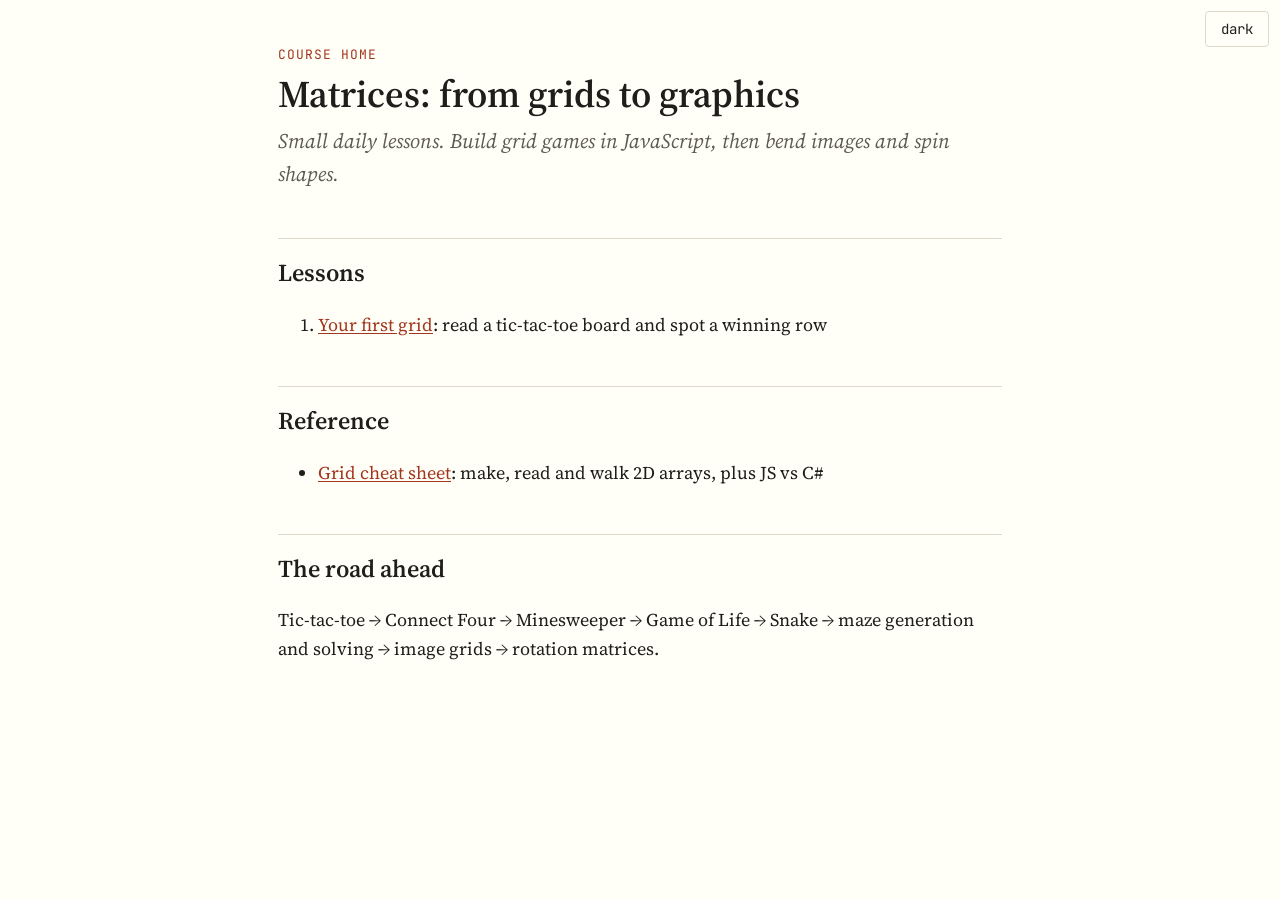
<file: index.html>
<!doctype html>
<html lang="en">
<head>
<meta charset="utf-8">
<meta name="viewport" content="width=device-width, initial-scale=1">
<title>Grids to Graphics</title>
<link rel="stylesheet" href="assets/course.css">
<script src="assets/theme.js"></script>
</head>
<body>
<main>
<p class="kicker">Course home</p>
<h1>Matrices: from grids to graphics</h1>
<p class="subtitle">Small daily lessons. Build grid games in JavaScript, then bend images and spin shapes.</p>

<h2>Lessons</h2>
<ol>
  <li><a href="lessons/0001-your-first-grid.html">Your first grid</a>: read a tic-tac-toe board and spot a winning row</li>
</ol>

<h2>Reference</h2>
<ul>
  <li><a href="reference/grids.html">Grid cheat sheet</a>: make, read and walk 2D arrays, plus JS vs C#</li>
</ul>

<h2>The road ahead</h2>
<p>Tic-tac-toe → Connect Four → Minesweeper → Game of Life → Snake → maze generation and solving → image grids → rotation matrices.</p>
</main>
</body>
</html>
</file>
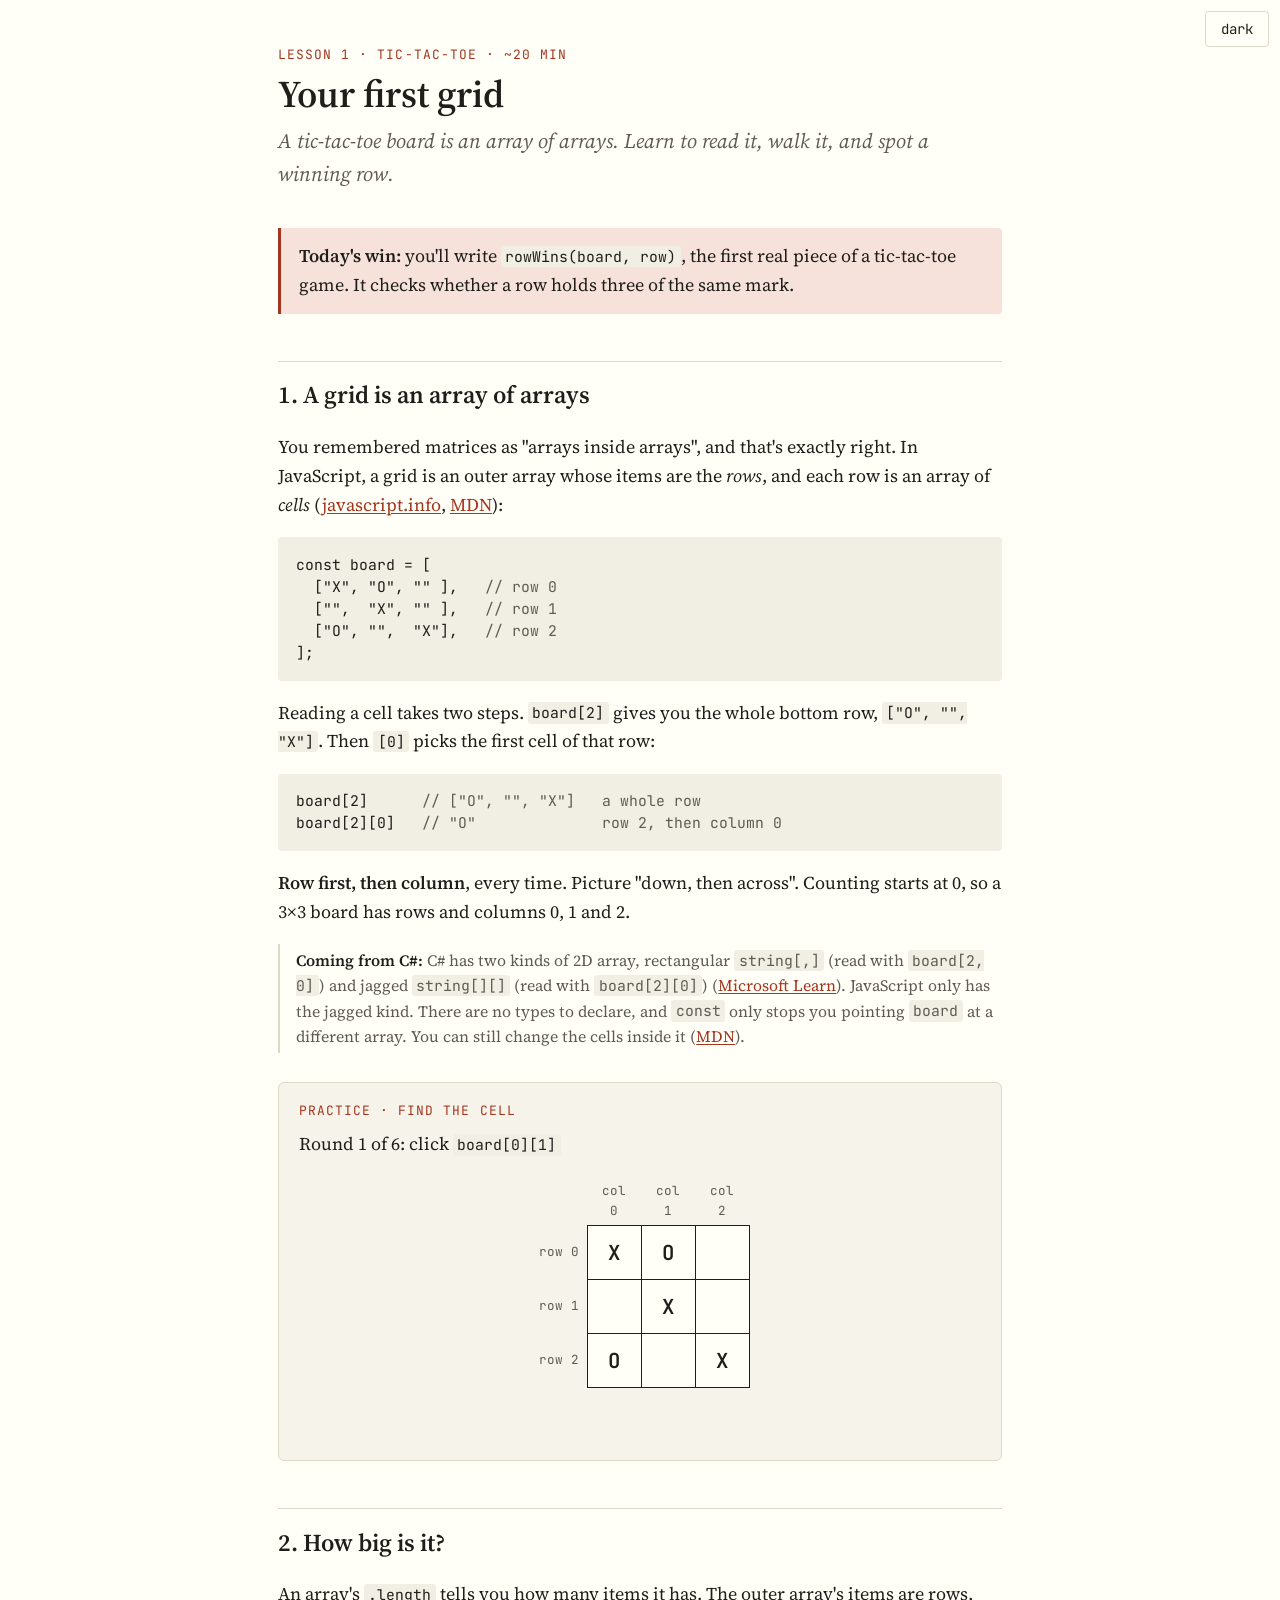
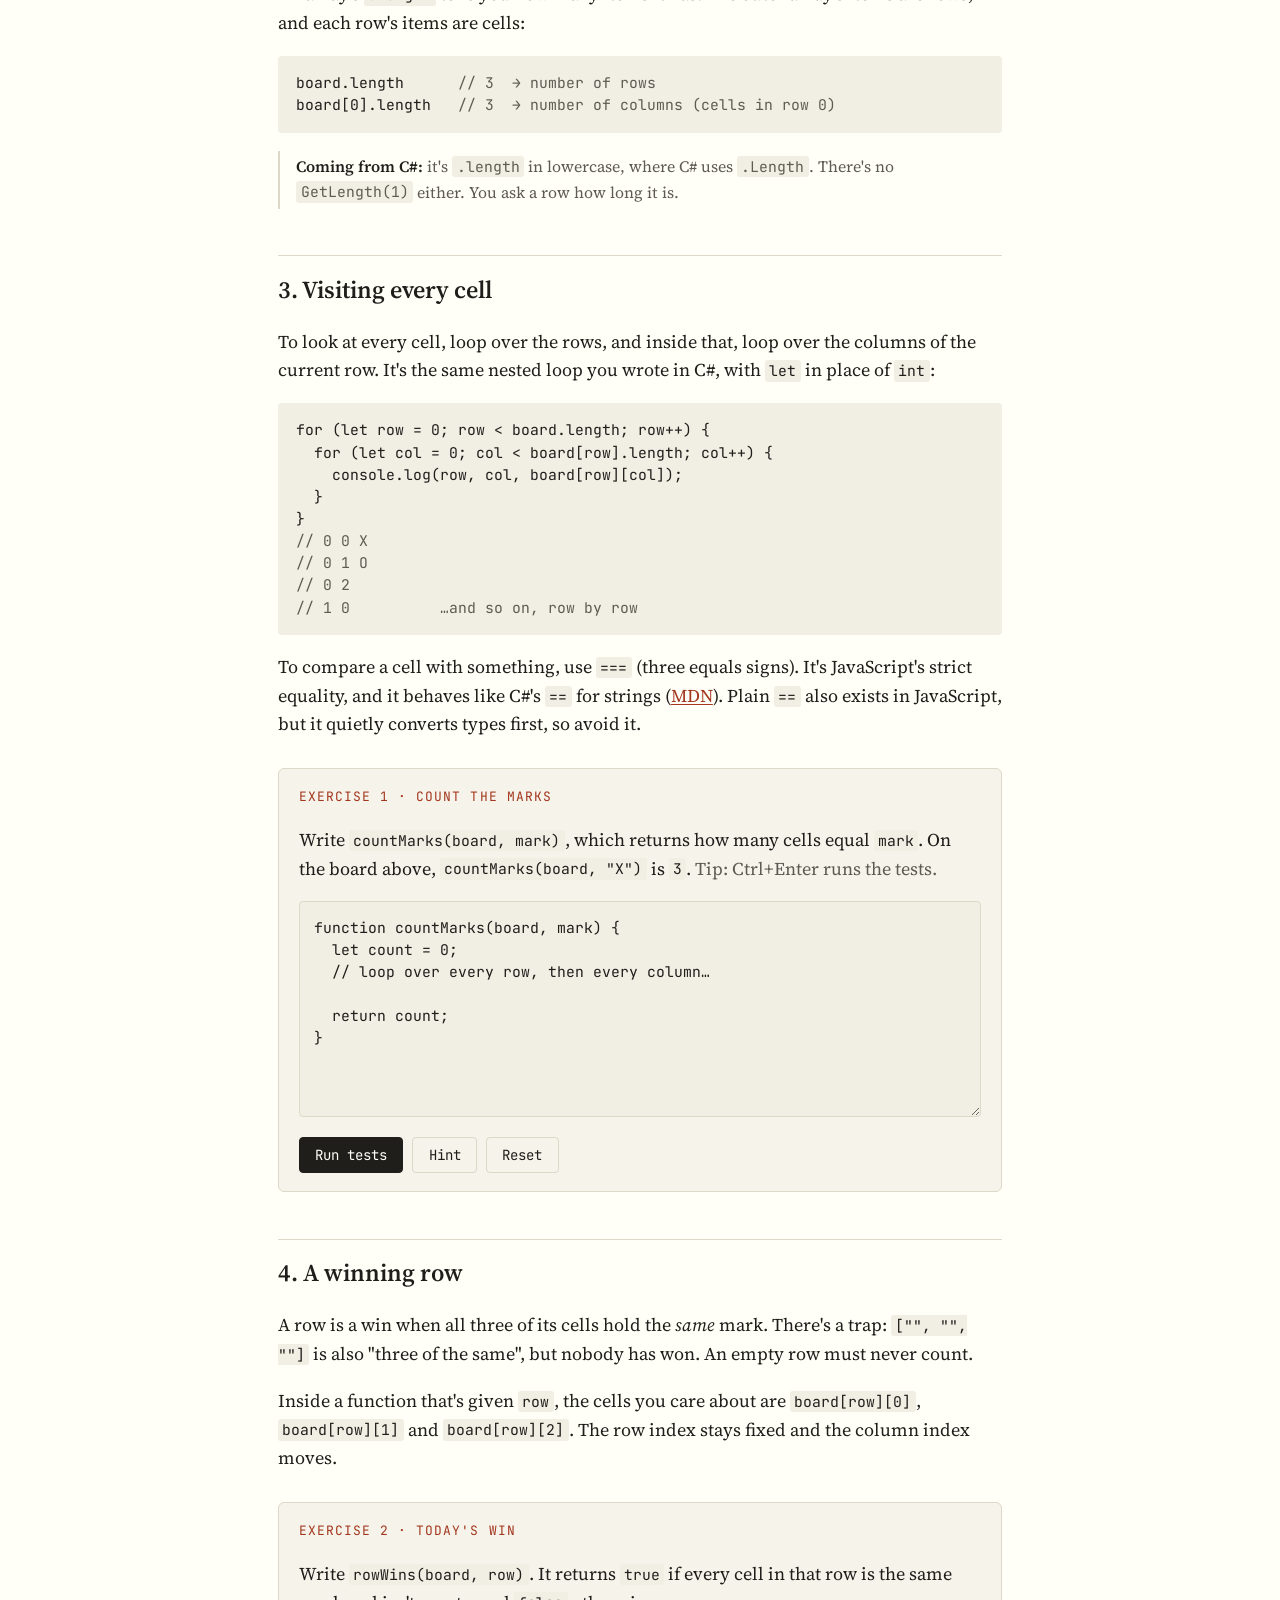
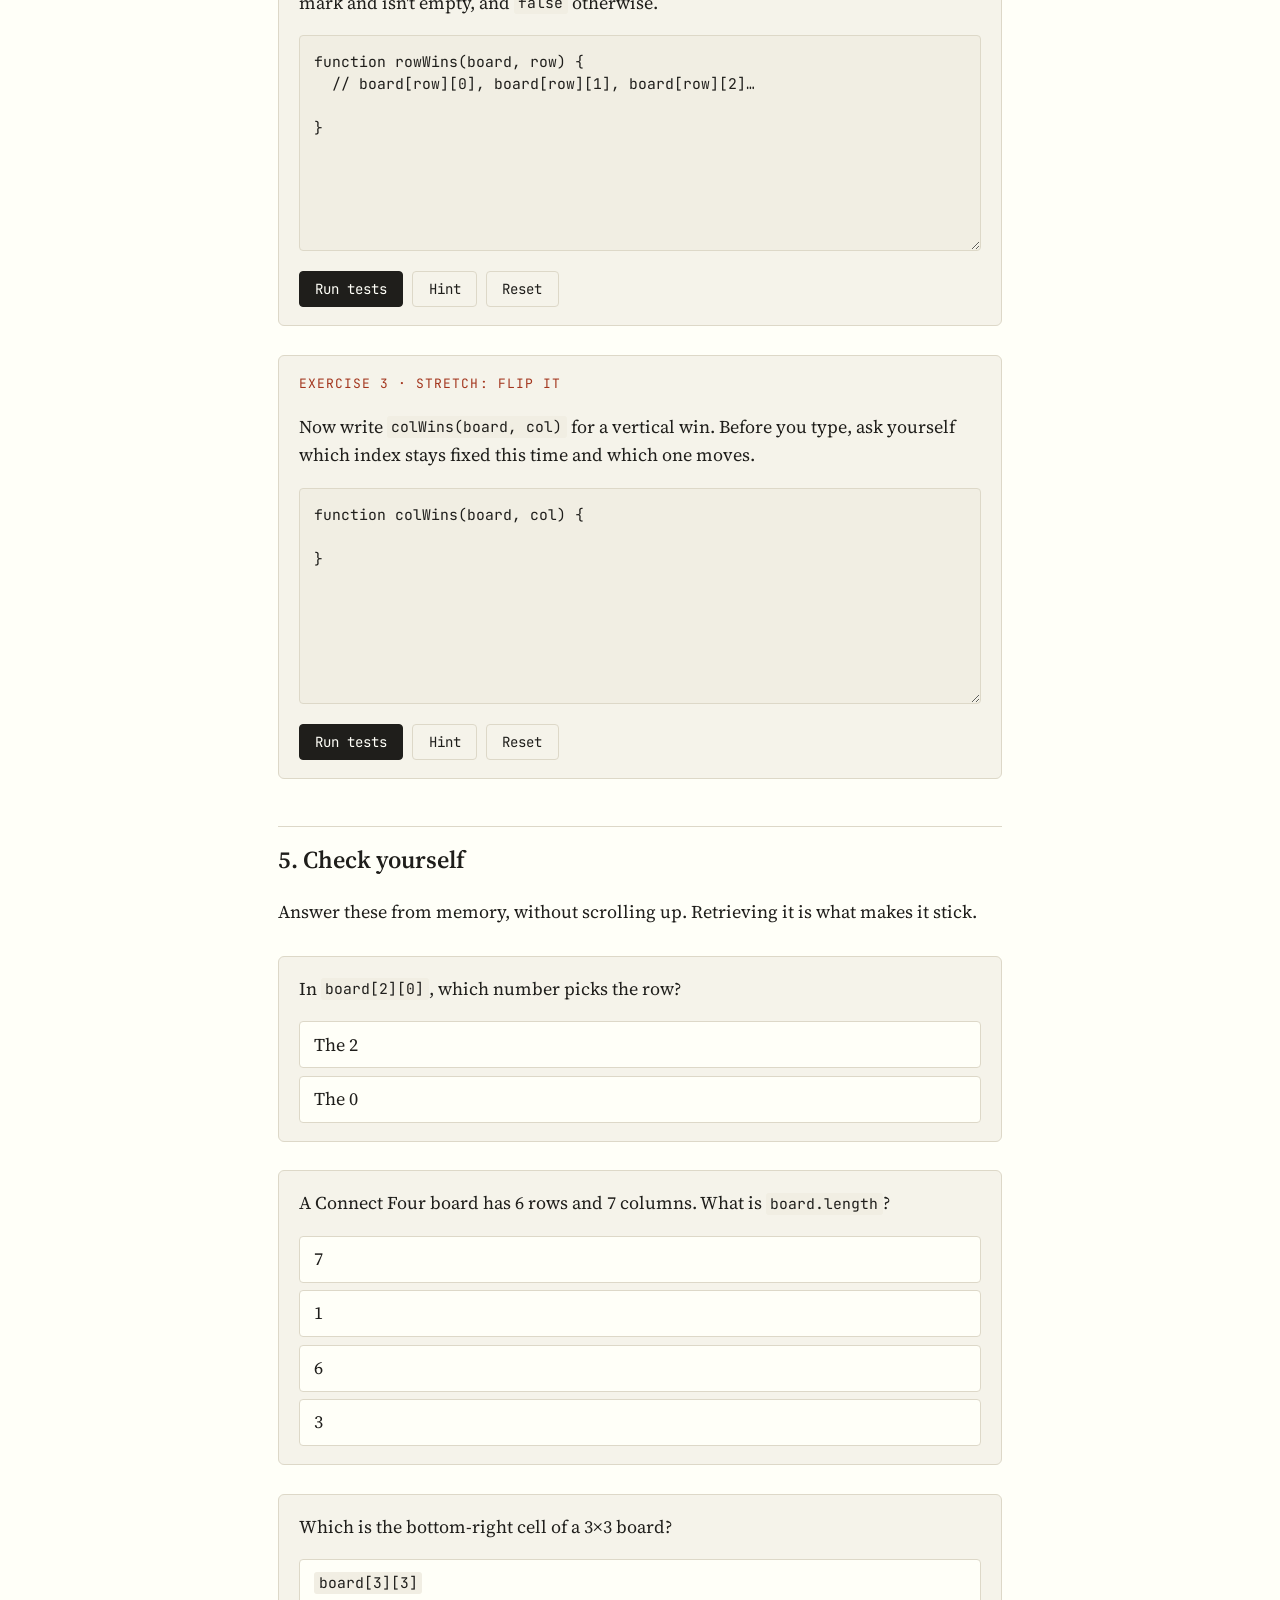
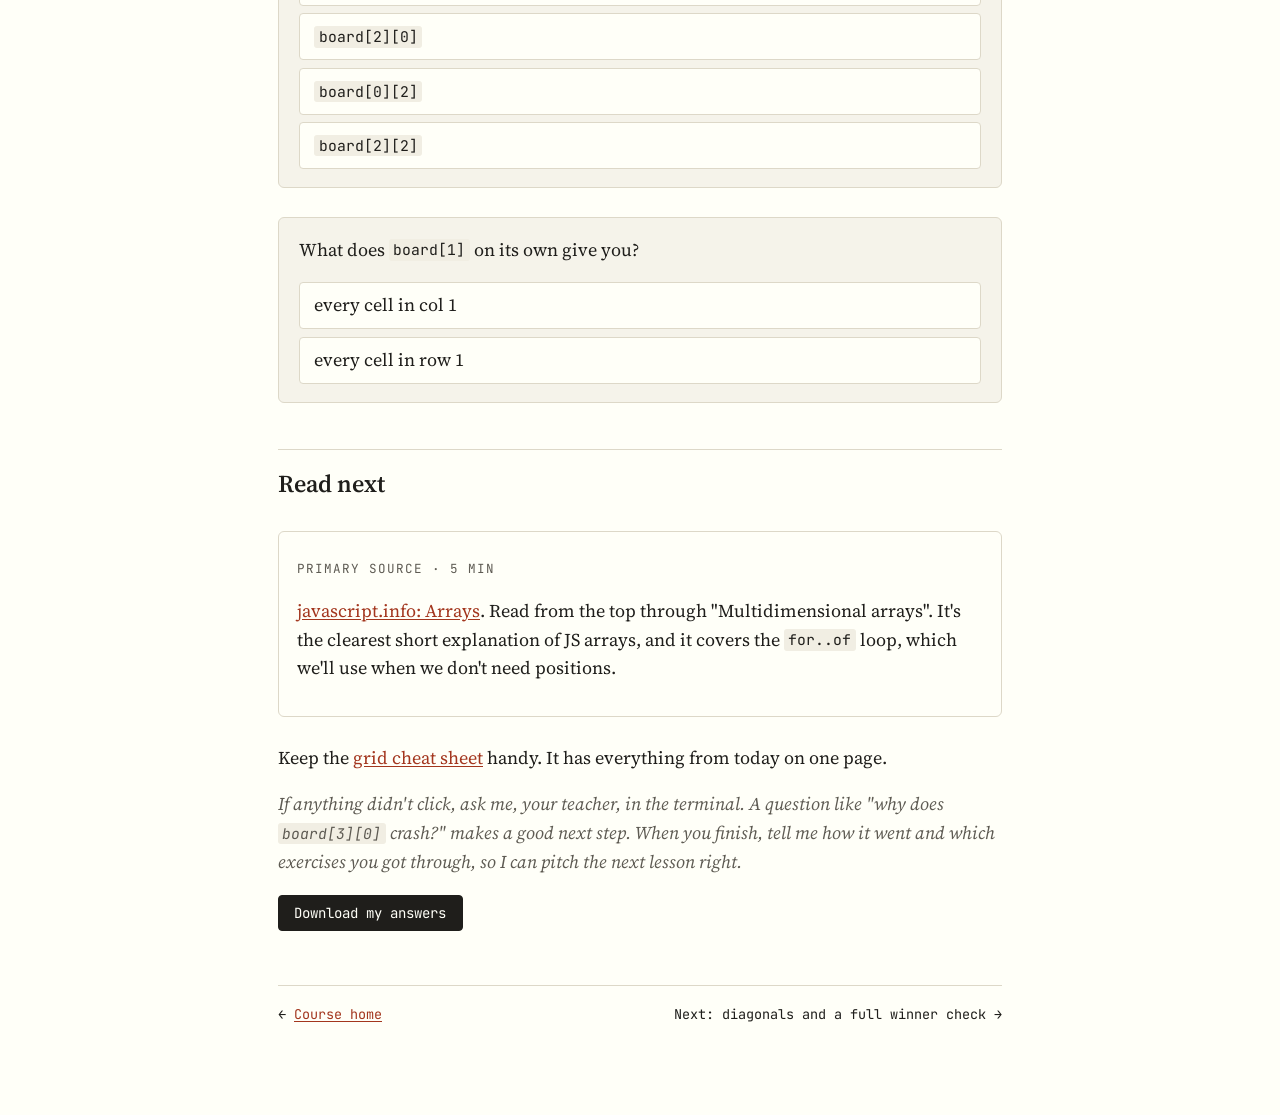
<file: lessons/0001-your-first-grid.html>
<!doctype html>
<html lang="en">
<head>
<meta charset="utf-8">
<meta name="viewport" content="width=device-width, initial-scale=1">
<title>Your First Grid</title>
<link rel="stylesheet" href="../assets/course.css">
<script src="../assets/theme.js"></script>
<script src="../assets/grid-view.js"></script>
<script src="../assets/quiz.js"></script>
<script src="../assets/code-exercise.js"></script>
</head>
<body>
<main>

<p class="kicker">Lesson 1 · Tic-tac-toe · ~20 min</p>
<h1>Your first grid</h1>
<p class="subtitle">A tic-tac-toe board is an array of arrays. Learn to read it, walk it, and spot a winning row.</p>

<div class="goal"><p><strong>Today's win:</strong> you'll write <code>rowWins(board, row)</code>, the first real piece of a tic-tac-toe game. It checks whether a row holds three of the same mark.</p></div>

<h2>1. A grid is an array of arrays</h2>

<p>You remembered matrices as "arrays inside arrays", and that's exactly right. In JavaScript, a grid is an outer array whose items are the <em>rows</em>, and each row is an array of <em>cells</em> (<a href="https://javascript.info/array#multidimensional-arrays">javascript.info</a>, <a href="https://developer.mozilla.org/en-US/docs/Web/JavaScript/Reference/Global_Objects/Array#creating_a_two-dimensional_array">MDN</a>):</p>

<pre><code>const board = [
  ["X", "O", "" ],   <span class="cmt">// row 0</span>
  ["",  "X", "" ],   <span class="cmt">// row 1</span>
  ["O", "",  "X"],   <span class="cmt">// row 2</span>
];</code></pre>

<p>Reading a cell takes two steps. <code>board[2]</code> gives you the whole bottom row, <code>["O", "", "X"]</code>. Then <code>[0]</code> picks the first cell of that row:</p>

<pre><code>board[2]      <span class="cmt">// ["O", "", "X"]   a whole row</span>
board[2][0]   <span class="cmt">// "O"              row 2, then column 0</span></code></pre>

<p><strong>Row first, then column</strong>, every time. Picture "down, then across". Counting starts at 0, so a 3×3 board has rows and columns 0, 1 and 2.</p>

<div class="aside"><b>Coming from C#:</b> C# has two kinds of 2D array, rectangular <code>string[,]</code> (read with <code>board[2, 0]</code>) and jagged <code>string[][]</code> (read with <code>board[2][0]</code>) (<a href="https://learn.microsoft.com/en-us/dotnet/csharp/language-reference/builtin-types/arrays#jagged-arrays">Microsoft Learn</a>). JavaScript only has the jagged kind. There are no types to declare, and <code>const</code> only stops you pointing <code>board</code> at a different array. You can still change the cells inside it (<a href="https://developer.mozilla.org/en-US/docs/Web/JavaScript/Reference/Statements/const">MDN</a>).</div>

<div class="panel" id="drill">
  <p class="panel-title">Practice · find the cell</p>
</div>
<script>
  GridDrill.mount(document.getElementById("drill").appendChild(document.createElement("div")), [
    ["X", "O", ""],
    ["", "X", ""],
    ["O", "", "X"],
  ]);
</script>

<h2>2. How big is it?</h2>

<p>An array's <code>.length</code> tells you how many items it has. The outer array's items are rows, and each row's items are cells:</p>

<pre><code>board.length      <span class="cmt">// 3  → number of rows</span>
board[0].length   <span class="cmt">// 3  → number of columns (cells in row 0)</span></code></pre>

<div class="aside"><b>Coming from C#:</b> it's <code>.length</code> in lowercase, where C# uses <code>.Length</code>. There's no <code>GetLength(1)</code> either. You ask a row how long it is.</div>

<h2>3. Visiting every cell</h2>

<p>To look at every cell, loop over the rows, and inside that, loop over the columns of the current row. It's the same nested loop you wrote in C#, with <code>let</code> in place of <code>int</code>:</p>

<pre><code>for (let row = 0; row &lt; board.length; row++) {
  for (let col = 0; col &lt; board[row].length; col++) {
    console.log(row, col, board[row][col]);
  }
}
<span class="cmt">// 0 0 X
// 0 1 O
// 0 2
// 1 0          …and so on, row by row</span></code></pre>

<p>To compare a cell with something, use <code>===</code> (three equals signs). It's JavaScript's strict equality, and it behaves like C#'s <code>==</code> for strings (<a href="https://developer.mozilla.org/en-US/docs/Web/JavaScript/Reference/Operators/Strict_equality">MDN</a>). Plain <code>==</code> also exists in JavaScript, but it quietly converts types first, so avoid it.</p>

<div class="panel" id="ex-count">
  <p class="panel-title">Exercise 1 · count the marks</p>
  <p>Write <code>countMarks(board, mark)</code>, which returns how many cells equal <code>mark</code>. On the board above, <code>countMarks(board, "X")</code> is <code>3</code>. <span class="cmt">Tip: Ctrl+Enter runs the tests.</span></p>
</div>

<h2>4. A winning row</h2>

<p>A row is a win when all three of its cells hold the <em>same</em> mark. There's a trap: <code>["", "", ""]</code> is also "three of the same", but nobody has won. An empty row must never count.</p>

<p>Inside a function that's given <code>row</code>, the cells you care about are <code>board[row][0]</code>, <code>board[row][1]</code> and <code>board[row][2]</code>. The row index stays fixed and the column index moves.</p>

<div class="panel" id="ex-row">
  <p class="panel-title">Exercise 2 · today's win</p>
  <p>Write <code>rowWins(board, row)</code>. It returns <code>true</code> if every cell in that row is the same mark and isn't empty, and <code>false</code> otherwise.</p>
</div>

<div class="panel" id="ex-col">
  <p class="panel-title">Exercise 3 · stretch: flip it</p>
  <p>Now write <code>colWins(board, col)</code> for a vertical win. Before you type, ask yourself which index stays fixed this time and which one moves.</p>
</div>

<h2>5. Check yourself</h2>
<p>Answer these from memory, without scrolling up. Retrieving it is what makes it stick.</p>

<div class="panel quiz">
  <p>In <code>board[2][0]</code>, which number picks the row?</p>
  <ol><li data-correct>The 2</li><li>The 0</li></ol>
  <p class="explain">Row first, then column. <code>board[2]</code> is the whole row, and <code>[0]</code> then picks a cell from it.</p>
</div>

<div class="panel quiz">
  <p>A Connect Four board has 6 rows and 7 columns. What is <code>board.length</code>?</p>
  <ol><li>7</li><li>1</li><li data-correct>6</li><li>3</li></ol>
  <p class="explain">The outer array holds the rows, so its length is the number of rows. The columns are <code>board[0].length</code>.</p>
</div>

<div class="panel quiz">
  <p>Which is the bottom-right cell of a 3×3 board?</p>
  <ol><li><code>board[3][3]</code></li><li><code>board[2][0]</code></li><li><code>board[0][2]</code></li><li data-correct><code>board[2][2]</code></li></ol>
  <p class="explain">Counting starts at 0, so the last row and the last column are both index 2. <code>board[3]</code> doesn't exist and gives <code>undefined</code>.</p>
</div>

<div class="panel quiz">
  <p>What does <code>board[1]</code> on its own give you?</p>
  <ol><li>every cell in col 1</li><li data-correct>every cell in row 1</li></ol>
  <p class="explain">One index picks one item from the outer array, and those items are whole rows. A column has no array of its own, so you collect it with a loop like the one in <code>colWins</code>.</p>
</div>

<h2>Read next</h2>
<div class="source">
  <p class="label">Primary source · 5 min</p>
  <p><a href="https://javascript.info/array">javascript.info: Arrays</a>. Read from the top through "Multidimensional arrays". It's the clearest short explanation of JS arrays, and it covers the <code>for..of</code> loop, which we'll use when we don't need positions.</p>
</div>

<p>Keep the <a href="../reference/grids.html">grid cheat sheet</a> handy. It has everything from today on one page.</p>

<p class="ask">If anything didn't click, ask me, your teacher, in the terminal. A question like "why does <code>board[3][0]</code> crash?" makes a good next step. When you finish, tell me how it went and which exercises you got through, so I can pitch the next lesson right.</p>

<p id="save-answers" class="btn-row"></p>

<nav class="course">
  <span>← <a href="../index.html">Course home</a></span>
  <span>Next: diagonals and a full winner check →</span>
</nav>

</main>

<script>
  const sample = [
    ["X", "O", ""],
    ["", "X", ""],
    ["O", "", "X"],
  ];
  const E = ["", "", ""];

  CodeExercise.mount("#ex-count", {
    fn: "countMarks",
    starter: `function countMarks(board, mark) {
  let count = 0;
  // loop over every row, then every column…

  return count;
}`,
    tests: [
      { label: 'sample board, "X" → 3', args: [sample, "X"], expect: 3 },
      { label: 'sample board, "O" → 2', args: [sample, "O"], expect: 2 },
      { label: 'sample board, "" (empty cells) → 4', args: [sample, ""], expect: 4 },
      { label: 'empty board, "X" → 0', args: [[E, E, E], "X"], expect: 0 },
      { label: "works on a 2×4 grid too", args: [[["X", "X", "", "X"], ["", "X", "O", "O"]], "X"], expect: 4 },
    ],
    hint: "Use the nested loop from section 3. Inside it, <code>if (board[row][col] === mark) count++;</code>",
    solution: `function countMarks(board, mark) {
  let count = 0;
  for (let row = 0; row < board.length; row++) {
    for (let col = 0; col < board[row].length; col++) {
      if (board[row][col] === mark) count++;
    }
  }
  return count;
}`,
  });

  const rowBoard = [
    ["X", "X", "X"],
    ["O", "O", ""],
    ["", "", ""],
  ];
  const rowBoard2 = [
    ["O", "X", "O"],
    ["X", "X", "O"],
    ["O", "O", "O"],
  ];
  CodeExercise.mount("#ex-row", {
    fn: "rowWins",
    starter: `function rowWins(board, row) {
  // board[row][0], board[row][1], board[row][2]…

}`,
    tests: [
      { label: "X X X in row 0 → true", args: [rowBoard, 0], expect: true },
      { label: 'O O "" in row 1 → false', args: [rowBoard, 1], expect: false },
      { label: "empty row 2 → false (nobody won!)", args: [rowBoard, 2], expect: false },
      { label: "O O O in row 2 → true", args: [rowBoard2, 2], expect: true },
      { label: "O X O in row 0 → false", args: [rowBoard2, 0], expect: false },
    ],
    hint: "Save the first cell: <code>const first = board[row][0];</code> If it's <code>\"\"</code>, return <code>false</code> straight away. Otherwise check that the other two cells <code>=== first</code>.",
    solution: `function rowWins(board, row) {
  const first = board[row][0];
  if (first === "") return false;
  return board[row][1] === first && board[row][2] === first;
}`,
  });

  const colBoard = [
    ["X", "O", ""],
    ["X", "O", ""],
    ["X", "", "O"],
  ];
  CodeExercise.mount("#ex-col", {
    fn: "colWins",
    starter: `function colWins(board, col) {

}`,
    tests: [
      { label: "X X X down column 0 → true", args: [colBoard, 0], expect: true },
      { label: 'O O "" down column 1 → false', args: [colBoard, 1], expect: false },
      { label: '"" "" O down column 2 → false', args: [colBoard, 2], expect: false },
      { label: "empty column → false", args: [[E, E, E], 1], expect: false },
    ],
    hint: "Now the <em>column</em> index stays fixed and the row moves: <code>board[0][col]</code>, <code>board[1][col]</code>, <code>board[2][col]</code>.",
    solution: `function colWins(board, col) {
  const first = board[0][col];
  if (first === "") return false;
  return board[1][col] === first && board[2][col] === first;
}`,
  });

  CodeExercise.downloadButton("#save-answers");
</script>
</body>
</html>
</file>
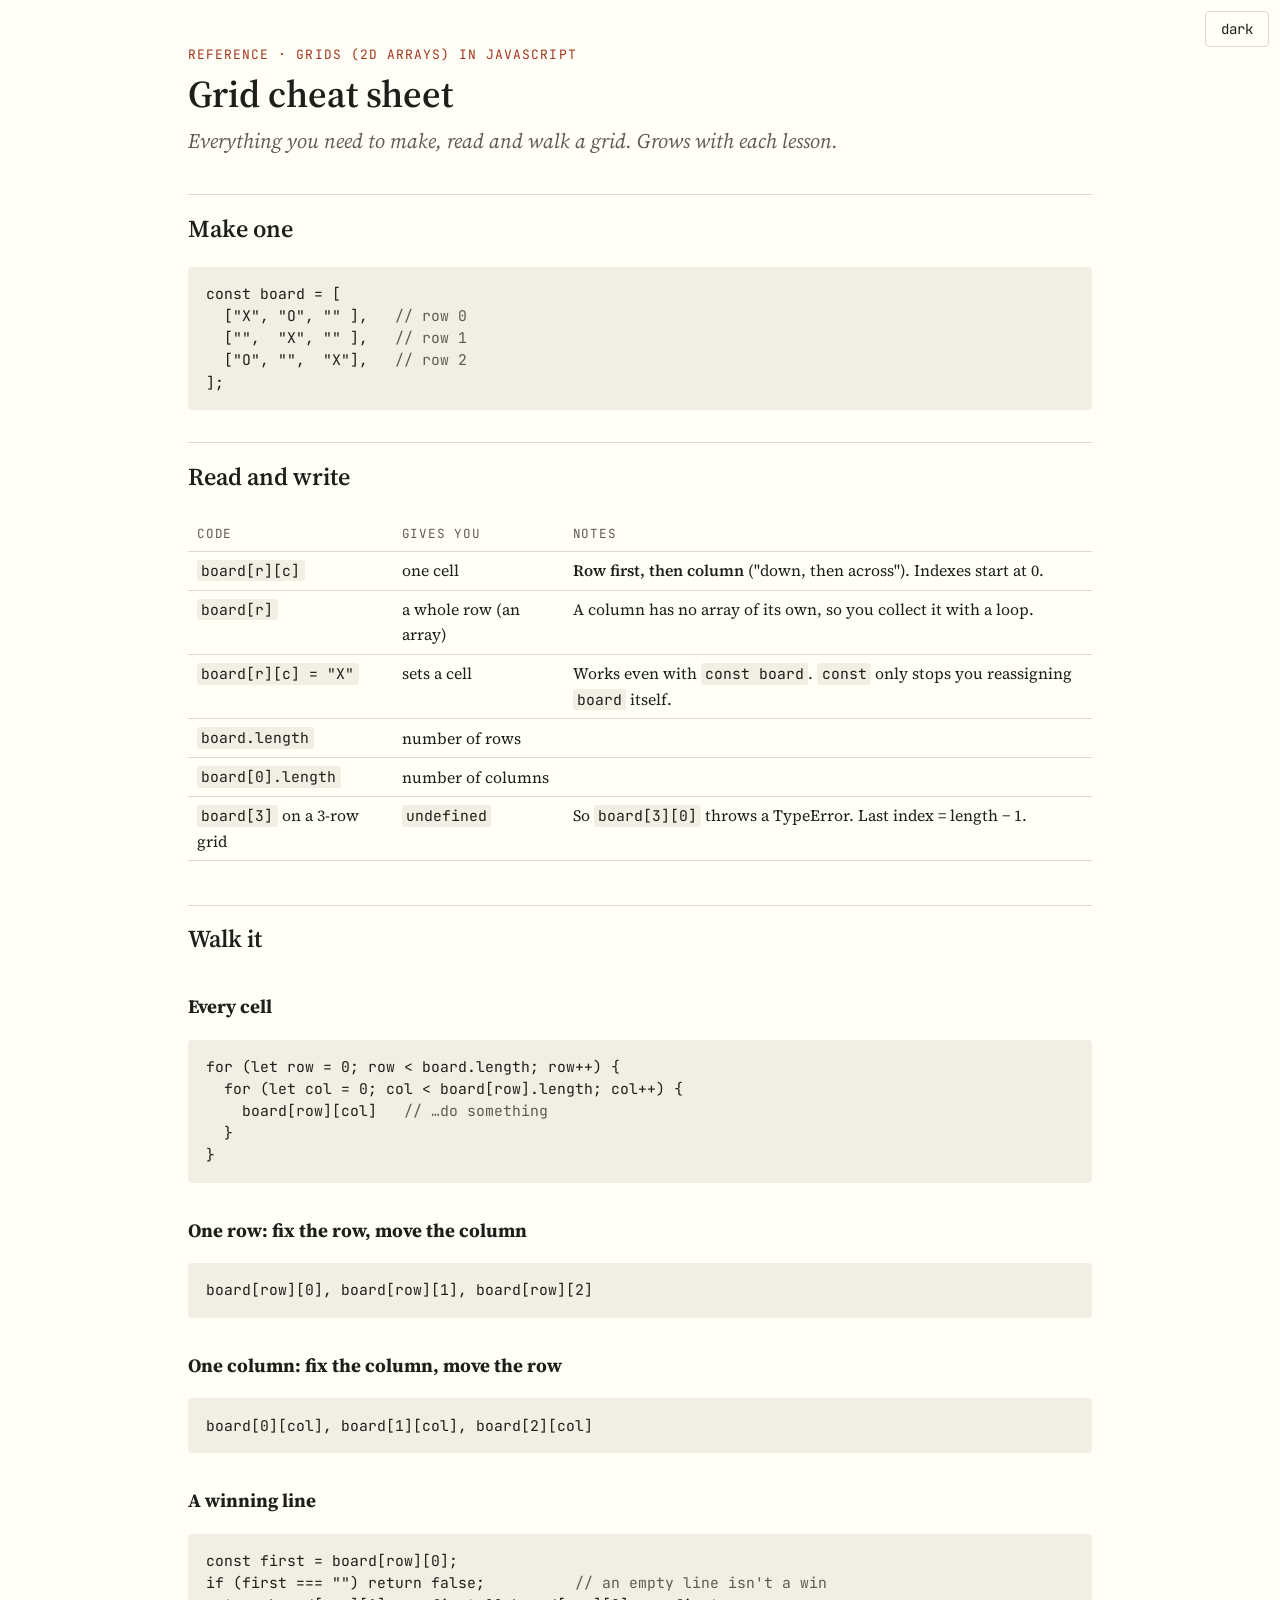
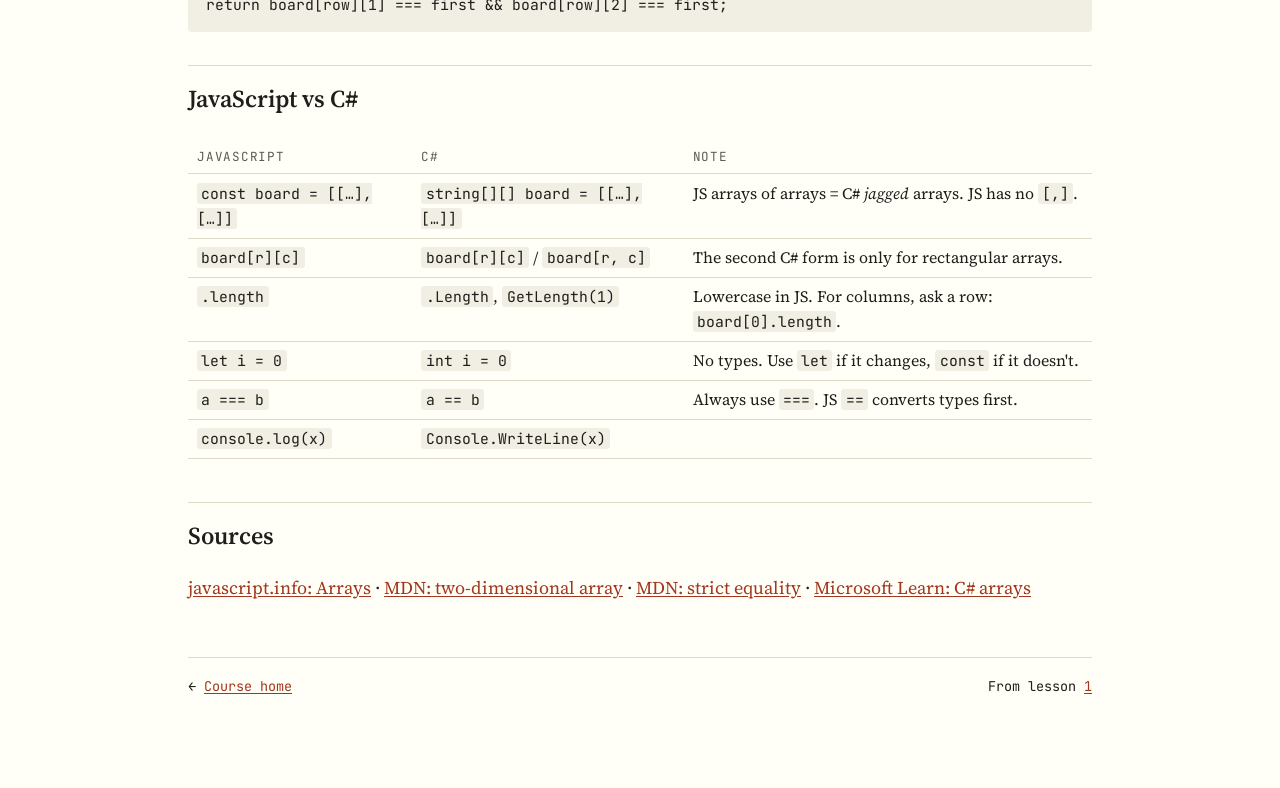
<file: reference/grids.html>
<!doctype html>
<html lang="en">
<head>
<meta charset="utf-8">
<meta name="viewport" content="width=device-width, initial-scale=1">
<title>Grid Cheat Sheet</title>
<link rel="stylesheet" href="../assets/course.css">
<script src="../assets/theme.js"></script>
</head>
<body class="reference">
<main>

<p class="kicker">Reference · grids (2D arrays) in JavaScript</p>
<h1>Grid cheat sheet</h1>
<p class="subtitle">Everything you need to make, read and walk a grid. Grows with each lesson.</p>

<h2>Make one</h2>
<pre><code>const board = [
  ["X", "O", "" ],   <span class="cmt">// row 0</span>
  ["",  "X", "" ],   <span class="cmt">// row 1</span>
  ["O", "",  "X"],   <span class="cmt">// row 2</span>
];</code></pre>

<h2>Read and write</h2>
<div class="ref-scroll"><table class="ref">
  <tr><th>Code</th><th>Gives you</th><th>Notes</th></tr>
  <tr><td><code>board[r][c]</code></td><td>one cell</td><td><strong>Row first, then column</strong> ("down, then across"). Indexes start at 0.</td></tr>
  <tr><td><code>board[r]</code></td><td>a whole row (an array)</td><td>A column has no array of its own, so you collect it with a loop.</td></tr>
  <tr><td><code>board[r][c] = "X"</code></td><td>sets a cell</td><td>Works even with <code>const board</code>. <code>const</code> only stops you reassigning <code>board</code> itself.</td></tr>
  <tr><td><code>board.length</code></td><td>number of rows</td><td></td></tr>
  <tr><td><code>board[0].length</code></td><td>number of columns</td><td></td></tr>
  <tr><td><code>board[3]</code> on a 3-row grid</td><td><code>undefined</code></td><td>So <code>board[3][0]</code> throws a TypeError. Last index = length − 1.</td></tr>
</table></div>

<h2>Walk it</h2>
<h3>Every cell</h3>
<pre><code>for (let row = 0; row &lt; board.length; row++) {
  for (let col = 0; col &lt; board[row].length; col++) {
    board[row][col]   <span class="cmt">// …do something</span>
  }
}</code></pre>

<h3>One row: fix the row, move the column</h3>
<pre><code>board[row][0], board[row][1], board[row][2]</code></pre>

<h3>One column: fix the column, move the row</h3>
<pre><code>board[0][col], board[1][col], board[2][col]</code></pre>

<h3>A winning line</h3>
<pre><code>const first = board[row][0];
if (first === "") return false;          <span class="cmt">// an empty line isn't a win</span>
return board[row][1] === first &amp;&amp; board[row][2] === first;</code></pre>

<h2>JavaScript vs C#</h2>
<div class="ref-scroll"><table class="ref">
  <tr><th>JavaScript</th><th>C#</th><th>Note</th></tr>
  <tr><td><code>const board = [[…], […]]</code></td><td><code>string[][] board = [[…], […]]</code></td><td>JS arrays of arrays = C# <em>jagged</em> arrays. JS has no <code>[,]</code>.</td></tr>
  <tr><td><code>board[r][c]</code></td><td><code>board[r][c]</code> / <code>board[r, c]</code></td><td>The second C# form is only for rectangular arrays.</td></tr>
  <tr><td><code>.length</code></td><td><code>.Length</code>, <code>GetLength(1)</code></td><td>Lowercase in JS. For columns, ask a row: <code>board[0].length</code>.</td></tr>
  <tr><td><code>let i = 0</code></td><td><code>int i = 0</code></td><td>No types. Use <code>let</code> if it changes, <code>const</code> if it doesn't.</td></tr>
  <tr><td><code>a === b</code></td><td><code>a == b</code></td><td>Always use <code>===</code>. JS <code>==</code> converts types first.</td></tr>
  <tr><td><code>console.log(x)</code></td><td><code>Console.WriteLine(x)</code></td><td></td></tr>
</table></div>

<h2>Sources</h2>
<p><a href="https://javascript.info/array#multidimensional-arrays">javascript.info: Arrays</a> ·
<a href="https://developer.mozilla.org/en-US/docs/Web/JavaScript/Reference/Global_Objects/Array#creating_a_two-dimensional_array">MDN: two-dimensional array</a> ·
<a href="https://developer.mozilla.org/en-US/docs/Web/JavaScript/Reference/Operators/Strict_equality">MDN: strict equality</a> ·
<a href="https://learn.microsoft.com/en-us/dotnet/csharp/language-reference/builtin-types/arrays#jagged-arrays">Microsoft Learn: C# arrays</a></p>

<nav class="course"><span>← <a href="../index.html">Course home</a></span><span>From lesson <a href="../lessons/0001-your-first-grid.html">1</a></span></nav>
</main>
</body>
</html>
</file>
<file: assets/course.css>
/* Shared course stylesheet: every lesson and reference page links this. */
@import url("https://fonts.googleapis.com/css2?family=Source+Serif+4:ital,opsz,wght@0,8..60,400;0,8..60,600;1,8..60,400&family=JetBrains+Mono:wght@400;600&display=swap");

:root {
  --bg: #fffff8;
  --bg-soft: #f5f3ea;
  --ink: #1f1e1b;
  --ink-soft: #5e5b53;
  --rule: #ddd8c8;
  --accent: #a3361e;
  --accent-soft: #f6e2da;
  --good: #2f6f3a;
  --good-soft: #dcefdc;
  --bad: #a3261e;
  --bad-soft: #f8dcd8;
  --code-bg: #f1eee3;
  --serif: "Source Serif 4", Georgia, "Times New Roman", serif;
  --mono: "JetBrains Mono", ui-monospace, "DejaVu Sans Mono", monospace;
  color-scheme: light;
}
@media (prefers-color-scheme: dark) {
  :root:not([data-theme="light"]) {
    --bg: #1b1a17; --bg-soft: #24231f; --ink: #ece8dc; --ink-soft: #a7a293;
    --rule: #3a382f; --accent: #e8866a; --accent-soft: #3d2620;
    --good: #8fd19a; --good-soft: #1f3423; --bad: #f19a8f; --bad-soft: #3d2220;
    --code-bg: #26251f; color-scheme: dark;
  }
}
:root[data-theme="dark"] {
  --bg: #1b1a17; --bg-soft: #24231f; --ink: #ece8dc; --ink-soft: #a7a293;
  --rule: #3a382f; --accent: #e8866a; --accent-soft: #3d2620;
  --good: #8fd19a; --good-soft: #1f3423; --bad: #f19a8f; --bad-soft: #3d2220;
  --code-bg: #26251f; color-scheme: dark;
}

* { box-sizing: border-box; }
html { font-size: 18px; }
body {
  margin: 0; background: var(--bg); color: var(--ink);
  font-family: var(--serif); line-height: 1.6;
}
main { max-width: 42rem; margin: 0 auto; padding: 2.5rem 16px 5rem; }

/* Header */
.kicker { font-family: var(--mono); font-size: .72rem; letter-spacing: .08em;
  text-transform: uppercase; color: var(--accent); margin: 0 0 .4rem; }
h1 { font-size: 2.1rem; line-height: 1.15; font-weight: 600; margin: 0 0 .5rem; }
.subtitle { font-style: italic; color: var(--ink-soft); font-size: 1.15rem; margin: 0 0 2rem; }
h2 { font-size: 1.35rem; font-weight: 600; margin: 2.6rem 0 .6rem;
  padding-top: .8rem; border-top: 1px solid var(--rule); }
h3 { font-size: 1.05rem; margin: 1.8rem 0 .4rem; }
p, li { hyphens: auto; }
a { color: var(--accent); text-underline-offset: 2px; }
strong { font-weight: 600; }

/* Goal box */
.goal { background: var(--accent-soft); border-left: 3px solid var(--accent);
  padding: .8rem 1rem; margin: 1.5rem 0; border-radius: 0 4px 4px 0; }
.goal p { margin: 0; }

/* Side notes: C# bridges, asides */
.aside { font-size: .88rem; color: var(--ink-soft); border-left: 2px solid var(--rule);
  padding: .2rem 0 .2rem .9rem; margin: 1rem 0; }
.aside b { color: var(--ink); font-weight: 600; }

/* Code */
code, pre, textarea { font-family: var(--mono); font-size: .82rem; font-variant-ligatures: none; }
:not(pre) > code { background: var(--code-bg); padding: .08em .3em; border-radius: 3px; }
pre { background: var(--code-bg); padding: .9rem 1rem; border-radius: 4px;
  overflow-x: auto; line-height: 1.5; margin: 1rem 0; }
.cmt { color: var(--ink-soft); }

/* Two-column compare (JS vs C#) */
.compare { display: grid; grid-template-columns: 1fr 1fr; gap: .8rem; margin: 1rem 0; }
.compare > div > .label { font-family: var(--mono); font-size: .7rem; text-transform: uppercase;
  letter-spacing: .08em; color: var(--ink-soft); margin-bottom: -.6rem; }
@media (max-width: 600px) { .compare { grid-template-columns: 1fr; } }

/* Grid view (assets/grid-view.js) */
.gridview { border-collapse: collapse; margin: 1rem auto; font-family: var(--mono); }
.gridview th { font-weight: 400; font-size: .7rem; color: var(--ink-soft); padding: .2rem .45rem; }
.gridview td { width: 3rem; height: 3rem; text-align: center; vertical-align: middle;
  border: 1.5px solid var(--ink); font-size: 1.15rem; font-weight: 600; background: var(--bg); }
.gridview.small td { width: 2.2rem; height: 2.2rem; font-size: .95rem; }
.gridview.clickable td { cursor: pointer; }
.gridview.clickable td:hover { background: var(--bg-soft); }
.gridview td.hl { background: var(--accent-soft); }
.gridview td.ok { background: var(--good-soft); }
.gridview td.no { background: var(--bad-soft); }
.grid-caption { text-align: center; font-size: .85rem; color: var(--ink-soft);
  font-family: var(--mono); min-height: 1.4em; }

/* Interactive panels: exercise, quiz, drill */
.panel { border: 1px solid var(--rule); border-radius: 6px; padding: 1rem 1.1rem;
  margin: 1.6rem 0; background: var(--bg-soft); }
.panel > .panel-title { font-family: var(--mono); font-size: .72rem; letter-spacing: .08em;
  text-transform: uppercase; color: var(--accent); margin: 0 0 .5rem; }
.panel p:first-of-type { margin-top: 0; }

button { font-family: var(--mono); font-size: .78rem; padding: .45rem .85rem; border-radius: 4px;
  border: 1px solid var(--ink); background: var(--ink); color: var(--bg); cursor: pointer; }
button.secondary { background: transparent; color: var(--ink); border-color: var(--rule); }
button:hover { opacity: .88; }
button:focus-visible, textarea:focus-visible, li[role="button"]:focus-visible {
  outline: 2px solid var(--accent); outline-offset: 2px; }
.btn-row { display: flex; gap: .5rem; flex-wrap: wrap; margin-top: .6rem; }

.exercise textarea { width: 100%; min-height: 12rem; resize: vertical; padding: .8rem;
  border: 1px solid var(--rule); border-radius: 4px; background: var(--code-bg);
  color: var(--ink); line-height: 1.5; tab-size: 2; }
.ex-output { margin-top: .8rem; font-family: var(--mono); font-size: .78rem; }
.ex-output:empty { display: none; }
.ex-result { padding: .45rem .7rem; border-radius: 4px; margin: .3rem 0; white-space: pre-wrap; }
.ex-result.pass { background: var(--good-soft); color: var(--good); }
.ex-result.fail { background: var(--bad-soft); color: var(--bad); }
.ex-summary { font-weight: 600; margin: .3rem 0; }
.ex-log { color: var(--ink-soft); white-space: pre-wrap; border-left: 2px solid var(--rule);
  padding-left: .6rem; margin: .4rem 0; }
.ex-solution { margin-top: .6rem; }
.ex-solution[hidden] { display: none; }

.quiz ol { list-style: none; padding: 0; margin: .6rem 0 0; display: grid; gap: .4rem; }
.quiz li { border: 1px solid var(--rule); border-radius: 4px; padding: .45rem .8rem;
  background: var(--bg); cursor: pointer; }
.quiz li:hover { border-color: var(--ink-soft); }
.quiz li.right { background: var(--good-soft); border-color: var(--good); }
.quiz li.wrong { background: var(--bad-soft); border-color: var(--bad); }
.quiz .explain { margin: .6rem 0 0; font-size: .9rem; }
.quiz .explain[hidden] { display: none; }

/* Footer bits */
.source { border: 1px solid var(--rule); border-radius: 6px; padding: .8rem 1rem; margin: 1.5rem 0; }
.source .label { font-family: var(--mono); font-size: .7rem; text-transform: uppercase;
  letter-spacing: .08em; color: var(--ink-soft); }
.ask { font-style: italic; color: var(--ink-soft); }
nav.course { font-family: var(--mono); font-size: .75rem; display: flex; justify-content: space-between;
  gap: 1rem; flex-wrap: wrap; margin-top: 3rem; padding-top: 1rem; border-top: 1px solid var(--rule); }
.theme-toggle { position: fixed; top: .6rem; right: .6rem; }

/* Reference sheets: denser */
body.reference main { max-width: 52rem; }
body.reference h2 { margin-top: 1.8rem; }
table.ref { border-collapse: collapse; width: 100%; font-size: .88rem; margin: .6rem 0; }
table.ref th, table.ref td { text-align: left; padding: .35rem .5rem; border-bottom: 1px solid var(--rule);
  vertical-align: top; }
table.ref th { font-family: var(--mono); font-size: .7rem; text-transform: uppercase;
  letter-spacing: .06em; color: var(--ink-soft); font-weight: 400; }
.ref-scroll { overflow-x: auto; }

@media print {
  :root { --bg: #fff; --bg-soft: #fff; --code-bg: #f4f4f4; }
  html { font-size: 11pt; }
  main { max-width: none; padding: 0; }
  button, .theme-toggle, nav.course, .btn-row { display: none !important; }
  .panel, pre, table.ref tr { break-inside: avoid; }
  a { color: inherit; }
  h2 { break-after: avoid; }
}
</file>
